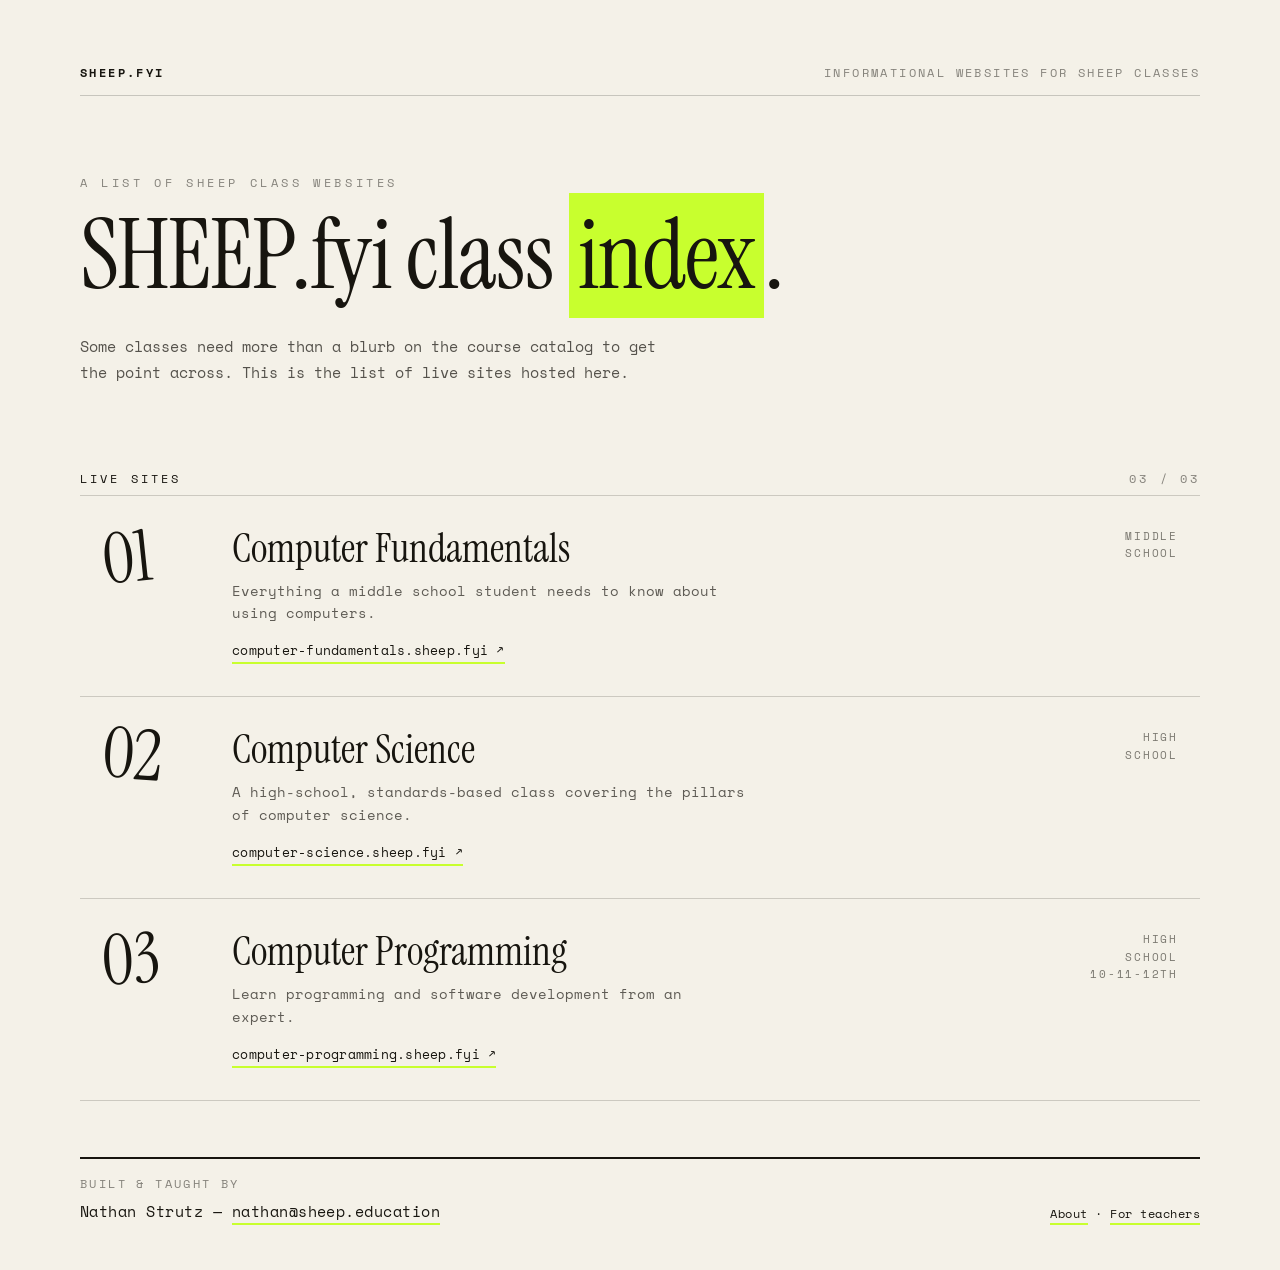
<file: index.html>
<!doctype html>
<html lang="en">
  <head>
    <meta charset="utf-8" />
    <meta name="viewport" content="width=device-width, initial-scale=1" />
    <title>sheep.fyi | SHEEP class sites</title>
    <meta
      name="description"
      content="sheep.fyi hosts the class websites for SHEEP (Summerville Home Education Enriching Programs). A small, fast home for every class site." />
    <link rel="preconnect" href="https://fonts.googleapis.com" />
    <link rel="preconnect" href="https://fonts.gstatic.com" crossorigin />
    <link
      href="https://fonts.googleapis.com/css2?family=Instrument+Serif:ital@0;1&family=Space+Mono:wght@400;700&display=swap"
      rel="stylesheet" />
    <link rel="stylesheet" href="style.css" />
  </head>
  <body>
    <div class="page">
      <div class="topbar">
        <b>sheep.fyi</b>
        <div class="crumb"><span>Informational websites for SHEEP classes</span></div>
      </div>
      <div class="rule"></div>

      <div class="masthead">
        <div class="eyebrow">A list of SHEEP class websites</div>
        <h1>SHEEP.fyi class <span class="hl">index</span>.</h1>
        <p class="lede">
          Some classes need more than a blurb on the course catalog to get the point across. This is the list of live
          sites hosted here.
        </p>
      </div>

      <div class="listhead">
        <div class="label">Live sites</div>
        <div class="count">03 / 03</div>
      </div>

      <div class="rows">
        <a class="row" href="https://computer-fundamentals.sheep.fyi/">
          <div class="num">01</div>
          <div>
            <div class="title">Computer Fundamentals</div>
            <div class="desc">Everything a middle school student needs to know about using computers.</div>
            <div class="url">computer-fundamentals.sheep.fyi ↗</div>
          </div>
          <div class="grade">Middle<br />School</div>
        </a>
        <a class="row" href="https://computer-science.sheep.fyi/">
          <div class="num">02</div>
          <div>
            <div class="title">Computer Science</div>
            <div class="desc">A high-school, standards-based class covering the pillars of computer science.</div>
            <div class="url">computer-science.sheep.fyi ↗</div>
          </div>
          <div class="grade">High<br />School</div>
        </a>
        <a class="row" href="https://computer-programming.sheep.fyi/">
          <div class="num">03</div>
          <div>
            <div class="title">Computer Programming</div>
            <div class="desc">Learn programming and software development from an expert.</div>
            <div class="url">computer-programming.sheep.fyi ↗</div>
          </div>
          <div class="grade">High<br />School<br />10-11-12th</div>
        </a>
      </div>

      <footer>
        <div class="bar"></div>
        <div class="colophon">
          <div>
            <div class="k">Built &amp; taught by</div>
            <div class="who">
              Nathan Strutz &mdash; <a href="mailto:nathan@sheep.education">nathan@sheep.education</a>
            </div>
          </div>
          <div class="nav">
            <div class="links"><a href="about.html">About</a> &middot; <a href="teachers.html">For teachers</a></div>
          </div>
        </div>
      </footer>
    </div>
  </body>
</html>
</file>
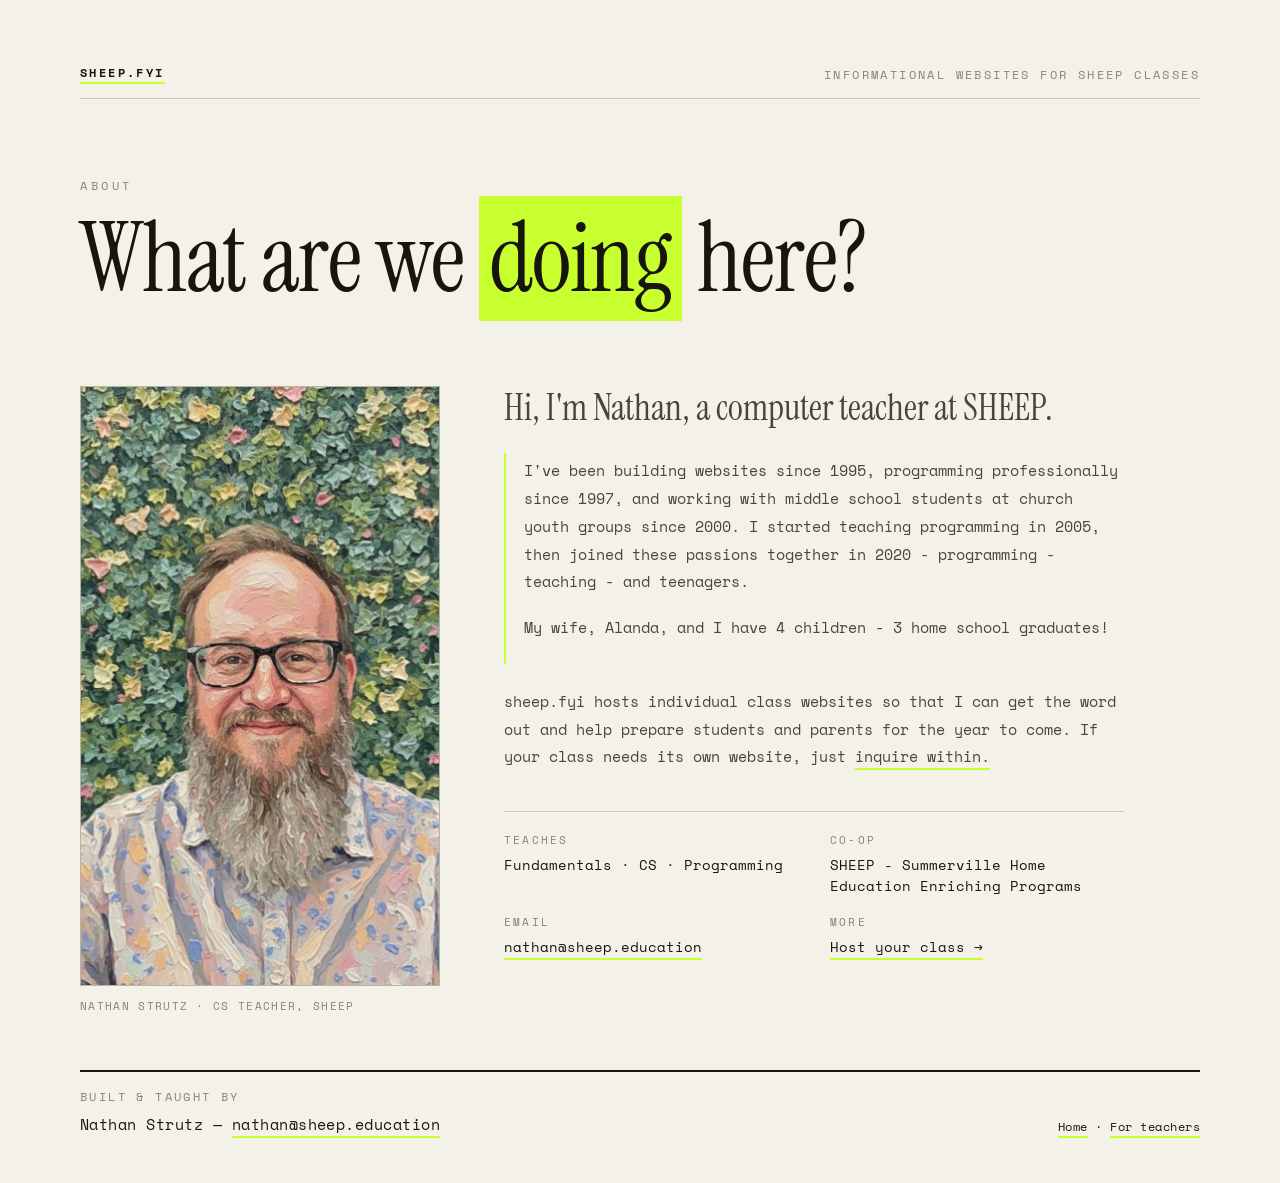
<file: about.html>
<!doctype html>
<html lang="en">
  <head>
    <meta charset="utf-8" />
    <meta name="viewport" content="width=device-width, initial-scale=1" />
    <title>About | sheep.fyi</title>
    <meta name="description" content="About sheep.fyi and the SHEEP class sites" />
    <link rel="preconnect" href="https://fonts.googleapis.com" />
    <link rel="preconnect" href="https://fonts.gstatic.com" crossorigin />
    <link
      href="https://fonts.googleapis.com/css2?family=Instrument+Serif:ital@0;1&family=Space+Mono:wght@400;700&display=swap"
      rel="stylesheet" />
    <link rel="stylesheet" href="style.css" />
  </head>
  <body>
    <div class="page">
      <div class="topbar">
        <a class="home" href="index.html">sheep.fyi</a>
        <div class="crumb"><span>Informational websites for SHEEP classes</span></div>
      </div>
      <div class="rule"></div>

      <div class="masthead">
        <div class="eyebrow">About</div>
        <h1>What are we <span class="hl">doing</span> here?</h1>
      </div>

      <div class="body">
        <div>
          <img class="photo" src="./i/nathan.jpg" alt="Nathan Strutz" width="480" height="600" />
          <div class="caption">Nathan Strutz · CS teacher, SHEEP</div>
        </div>

        <div class="prose">
          <p class="kick">Hi, I'm Nathan, a computer teacher at SHEEP.</p>

          <section>
            <p>
              I've been building websites since 1995, programming professionally since 1997, and working with middle
              school students at church youth groups since 2000. I started teaching programming in 2005, then joined
              these passions together in 2020 - programming - teaching - and teenagers.
            </p>
            <p>My wife, Alanda, and I have 4 children - 3 home school graduates!</p>
          </section>

          <p style="margin-top: 24px">
            sheep.fyi hosts individual class websites so that I can get the word out and help prepare students and
            parents for the year to come. If your class needs its own website, just
            <a href="teachers.html">inquire within.</a>
          </p>

          <div class="facts">
            <div class="fact">
              <div class="k">Teaches</div>
              <div class="v">Fundamentals &middot; CS &middot; Programming</div>
            </div>
            <div class="fact">
              <div class="k">Co-op</div>
              <div class="v">SHEEP - Summerville Home Education Enriching Programs</div>
            </div>
            <div class="fact">
              <div class="k">Email</div>
              <div class="v"><a href="mailto:nathan@sheep.education">nathan@sheep.education</a></div>
            </div>
            <div class="fact">
              <div class="k">More</div>
              <div class="v"><a href="teachers.html">Host your class →</a></div>
            </div>
          </div>
        </div>
      </div>

      <footer>
        <div class="bar"></div>
        <div class="colophon">
          <div>
            <div class="k">Built &amp; taught by</div>
            <div class="who">
              Nathan Strutz &mdash; <a href="mailto:nathan@sheep.education">nathan@sheep.education</a>
            </div>
          </div>
          <div class="nav">
            <div class="links"><a href="index.html">Home</a> &middot; <a href="teachers.html">For teachers</a></div>
          </div>
        </div>
      </footer>
    </div>
  </body>
</html>
</file>
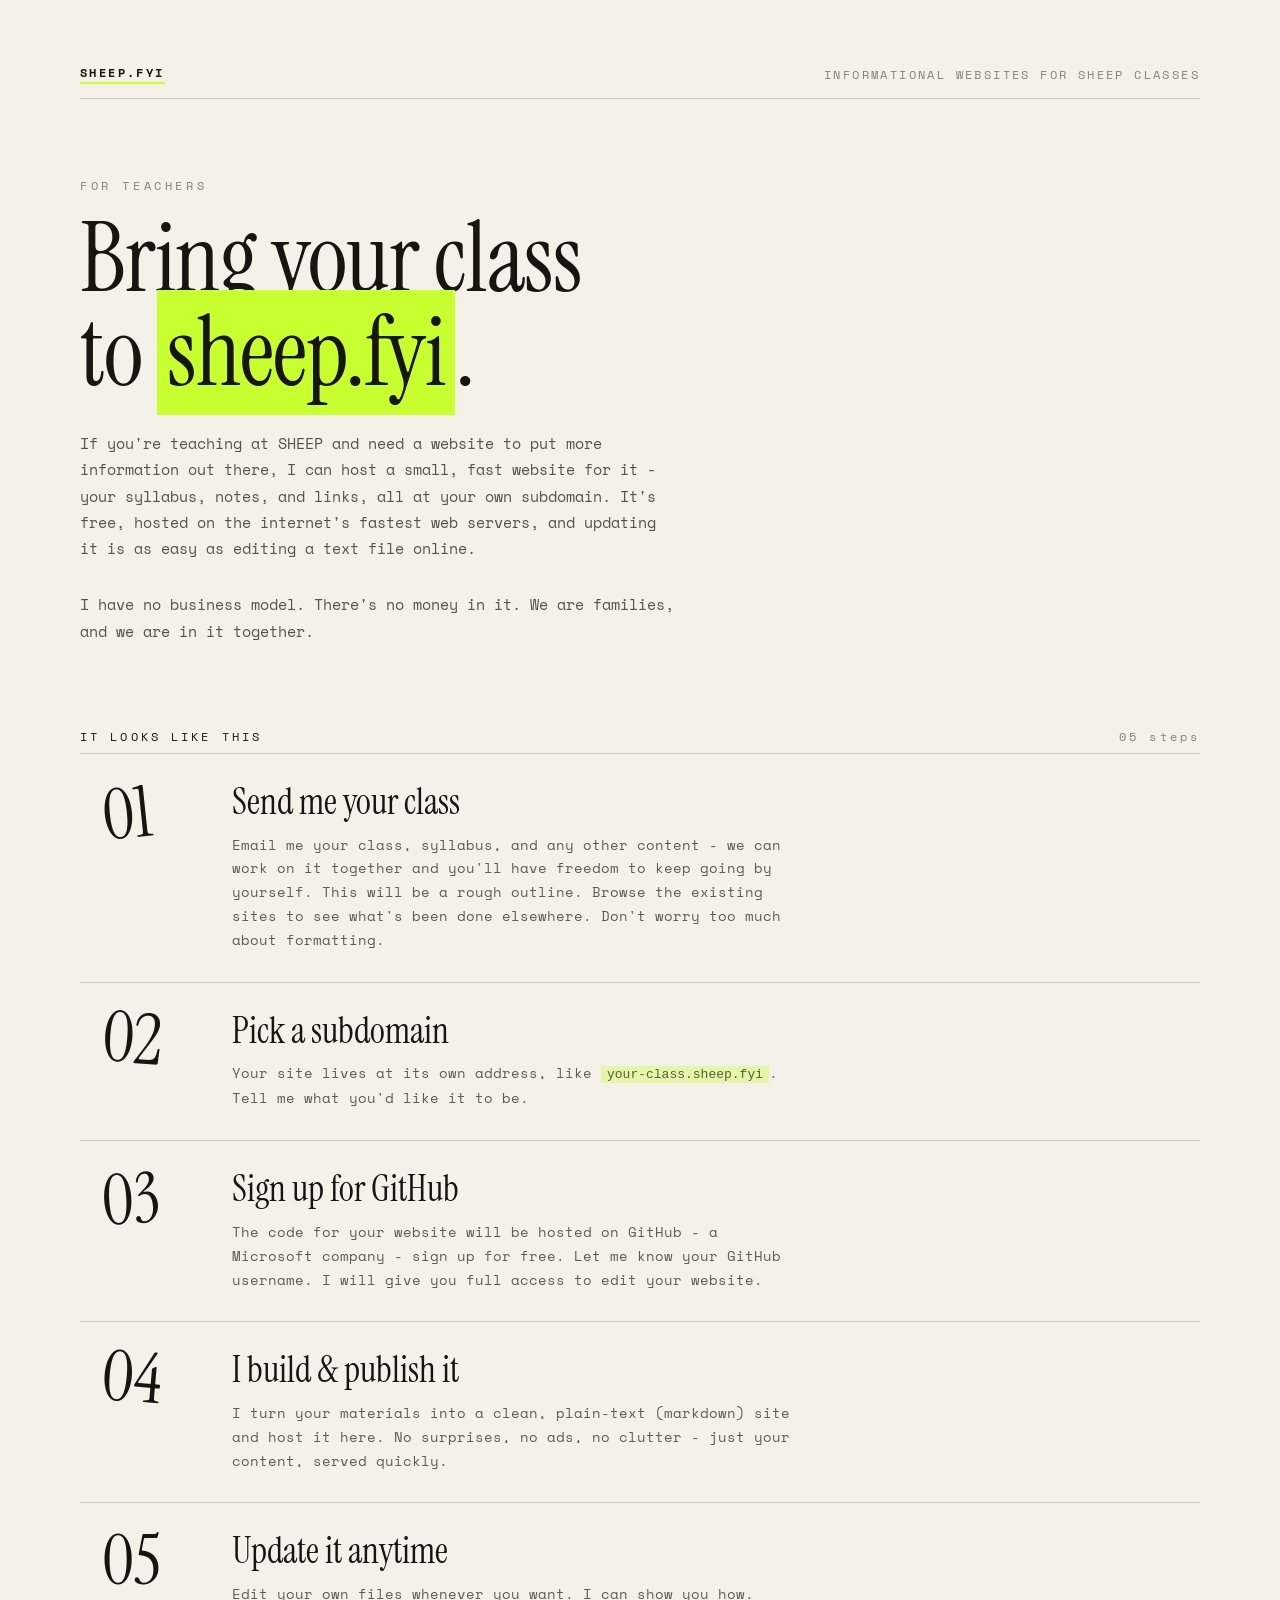
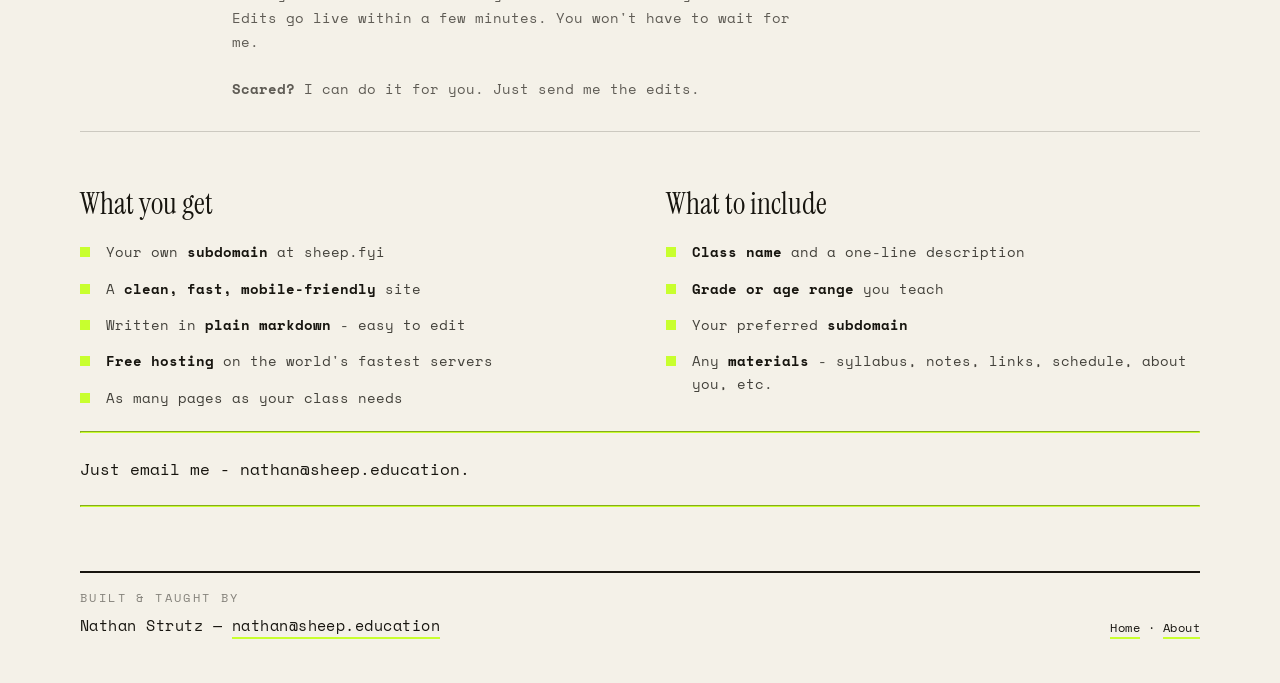
<file: teachers.html>
<!doctype html>
<html lang="en">
  <head>
    <meta charset="utf-8" />
    <meta name="viewport" content="width=device-width, initial-scale=1" />
    <title>For Teachers | sheep.fyi</title>
    <meta name="description" content="Host your SHEEP class website at sheep.fyi" />
    <link rel="preconnect" href="https://fonts.googleapis.com" />
    <link rel="preconnect" href="https://fonts.gstatic.com" crossorigin />
    <link
      href="https://fonts.googleapis.com/css2?family=Instrument+Serif:ital@0;1&family=Space+Mono:wght@400;700&display=swap"
      rel="stylesheet" />
    <link rel="stylesheet" href="style.css" />
  </head>
  <body>
    <div class="page">
      <div class="topbar">
        <a class="home" href="index.html">sheep.fyi</a>
        <div class="crumb"><span>Informational websites for SHEEP classes</span></div>
      </div>
      <div class="rule"></div>

      <div class="masthead">
        <div class="eyebrow">For teachers</div>
        <h1>Bring your class<br />to <span class="hl">sheep.fyi</span>.</h1>
        <p class="lede">
          If you're teaching at SHEEP and need a website to put more information out there, I can host a small, fast
          website for it - your syllabus, notes, and links, all at your own subdomain. It's free, hosted on the
          internet's fastest web servers, and updating it is as easy as editing a text file online.
        </p>
        <p class="lede">
          I have no business model. There's no money in it. We are families, and we are in it together.
        </p>
      </div>

      <div class="sechead">
        <div class="label">It looks like this</div>
        <div class="meta">05 steps</div>
      </div>
      <div class="steps">
        <div class="step">
          <div class="num">01</div>
          <div>
            <div class="title">Send me your class</div>
            <div class="desc">
              Email me your class, syllabus, and any other content - we can work on it together and you'll have freedom
              to keep going by yourself. This will be a rough outline. Browse the existing sites to see what's been done
              elsewhere. Don't worry too much about formatting.
            </div>
          </div>
        </div>
        <div class="step">
          <div class="num">02</div>
          <div>
            <div class="title">Pick a subdomain</div>
            <div class="desc">
              Your site lives at its own address, like <code>your-class.sheep.fyi</code>. Tell me what you'd like it to
              be.
            </div>
          </div>
        </div>
        <div class="step">
          <div class="num">03</div>
          <div>
            <div class="title">Sign up for GitHub</div>
            <div class="desc">
              The code for your website will be hosted on <a href="https://www.github.com/">GitHub</a> - a Microsoft
              company - sign up for free. Let me know your GitHub username. I will give you full access to edit your
              website.
            </div>
          </div>
        </div>
        <div class="step">
          <div class="num">04</div>
          <div>
            <div class="title">I build &amp; publish it</div>
            <div class="desc">
              I turn your materials into a clean, plain-text (markdown) site and host it here. No surprises, no ads, no
              clutter - just your content, served quickly.
            </div>
          </div>
        </div>
        <div class="step">
          <div class="num">05</div>
          <div>
            <div class="title">Update it anytime</div>
            <div class="desc">
              Edit your own files whenever you want. I can show you how. Edits go live within a few minutes. You won't
              have to wait for me.
              <br /><br />
              <strong>Scared?</strong> I can do it for you. Just send me the edits.
            </div>
          </div>
        </div>
      </div>

      <div class="cols">
        <div class="col">
          <h3>What you get</h3>
          <ul class="checklist">
            <li>Your own <b>subdomain</b> at sheep.fyi</li>
            <li>A <b>clean, fast, mobile-friendly</b> site</li>
            <li>Written in <b>plain markdown</b> - easy to edit</li>
            <li><b>Free hosting</b> on the world's fastest servers</li>
            <li>As many pages as your class needs</li>
          </ul>
        </div>
        <div class="col">
          <h3>What to include</h3>
          <ul class="checklist">
            <li><b>Class name</b> and a one-line description</li>
            <li><b>Grade or age range</b> you teach</li>
            <li>Your preferred <b>subdomain</b></li>
            <li>Any <b>materials</b> - syllabus, notes, links, schedule, about you, etc.</li>
          </ul>
        </div>
      </div>

      <hr />
      <p>Just email me - <a href="mailto:nathan@sheep.education">nathan@sheep.education</a>.</p>
      <hr />

      <footer>
        <div class="bar"></div>
        <div class="colophon">
          <div>
            <div class="k">Built &amp; taught by</div>
            <div class="who">
              Nathan Strutz &mdash; <a href="mailto:nathan@sheep.education">nathan@sheep.education</a>
            </div>
          </div>
          <div class="nav">
            <div class="links"><a href="index.html">Home</a> &middot; <a href="about.html">About</a></div>
          </div>
        </div>
      </footer>
    </div>
  </body>
</html>
</file>
<file: style.css>
:root {
  --bg: #f4f1e8;
  --ink: #17150f;
  --accent: #c8ff2e;
}

* { box-sizing: border-box; }
html, body { margin: 0; }
body {
  background: var(--bg);
  color: var(--ink);
  font-family: 'Space Mono', monospace;
  display: flex;
  justify-content: center;
  padding: clamp(28px, 5vw, 72px) clamp(24px, 5vw, 76px) 48px;
  min-height: 100vh;
}
a { color: inherit; text-decoration: none; }
a:hover { opacity: .85; }
::selection { background: var(--accent); color: var(--ink); }

hr { border-color: var(--accent); width:100%; }

.page { width: 100%; max-width: 1120px; display: flex; flex-direction: column; min-height: calc(100vh - 96px); }

/* ---------- topbar ---------- */
.topbar { display: flex; justify-content: space-between; align-items: center; font-size: 12px; letter-spacing: .2em; text-transform: uppercase; gap: 16px; }
.topbar b { font-weight: 700; }
.topbar span { color: color-mix(in srgb, var(--ink) 50%, transparent); text-align: right; }
.topbar a.home { font-weight: 700; border-bottom: 2px solid var(--accent); padding-bottom: 1px; }
.topbar .crumb span { text-align: left; }
.rule { height: 1px; background: color-mix(in srgb, var(--ink) 20%, transparent); margin-top: 14px; }

/* ---------- masthead ---------- */
.masthead { margin-top: clamp(48px, 7vw, 78px); }
.eyebrow { font-size: 12px; letter-spacing: .3em; text-transform: uppercase; color: color-mix(in srgb, var(--ink) 50%, transparent); }
h1 { font-family: 'Instrument Serif', serif; font-weight: 400; font-size: clamp(50px, 8.6vw, 96px); line-height: .98; letter-spacing: -.01em; margin: 18px 0 0; }
h1 .hl {
  background: var(--accent);
  padding: 0 .1em;
  box-decoration-break: clone;
  -webkit-box-decoration-break: clone;
}
.lede { font-size: 15px; line-height: 1.75; color: color-mix(in srgb, var(--ink) 72%, transparent); max-width: 600px; margin: 30px 0 0; }

/* ---------- section headers (index list / teachers steps) ---------- */
.listhead, .sechead { margin-top: clamp(52px, 8vw, 84px); display: flex; align-items: baseline; justify-content: space-between; gap: 16px; }
.listhead .label, .sechead .label { font-size: 12px; letter-spacing: .26em; text-transform: uppercase; }
.listhead .count, .sechead .meta { font-size: 12px; letter-spacing: .26em; color: color-mix(in srgb, var(--ink) 50%, transparent); }

/* ---------- index rows ---------- */
.rows { margin-top: 8px; }
.row {
  display: grid;
  grid-template-columns: 100px 1fr auto;
  gap: clamp(16px, 3vw, 30px);
  align-items: start;
  padding: 32px 22px;
  border-top: 1px solid color-mix(in srgb, var(--ink) 18%, transparent);
  transition: background .18s;
}
.row:last-child { border-bottom: 1px solid color-mix(in srgb, var(--ink) 18%, transparent); }
.row:hover { background: color-mix(in srgb, var(--accent) 20%, transparent); }
.row .num { font-family: 'Instrument Serif', serif; font-size: 70px; line-height: .8; }
.row:nth-child(1) .num { transform: rotate(-6deg); }
.row:nth-child(2) .num { transform: rotate(4deg); }
.row:nth-child(3) .num { transform: rotate(-3deg); }
.row .title { font-family: 'Instrument Serif', serif; font-size: clamp(30px, 4vw, 40px); line-height: 1; }
.row .desc { font-size: 14px; line-height: 1.6; color: color-mix(in srgb, var(--ink) 68%, transparent); margin-top: 12px; max-width: 520px; }
.row .url { font-size: 13px; margin-top: 16px; letter-spacing: .02em; border-bottom: 2px solid var(--accent); display: inline-block; padding-bottom: 2px; }
.row .grade { font-size: 11px; letter-spacing: .16em; text-transform: uppercase; text-align: right; color: color-mix(in srgb, var(--ink) 55%, transparent); line-height: 1.6; }

/* ---------- about: photo + prose ---------- */
.body { margin-top: clamp(52px, 8vw, 80px); display: grid; grid-template-columns: 360px 1fr; gap: clamp(32px, 5vw, 64px); align-items: start; }
@media (max-width: 800px) { .body { grid-template-columns: 1fr; } }

.photo {
  aspect-ratio: 4 / 5;
  width: 100%;
  object-fit: cover;
  display: block;
  border: 1px solid color-mix(in srgb, var(--ink) 28%, transparent);
}
.caption { margin-top: 12px; font-size: 11px; letter-spacing: .12em; text-transform: uppercase; color: color-mix(in srgb, var(--ink) 50%, transparent); }

.prose { max-width: 620px; }
.prose .kick { font-family: 'Instrument Serif', serif; font-size: clamp(26px, 3.6vw, 36px); line-height: 1.2; margin: 0 0 24px; }
.prose p { font-size: 15px; line-height: 1.85; color: color-mix(in srgb, var(--ink) 78%, transparent); margin: 0 0 18px; }
.prose section {
  border-left: 2px solid var(--accent);
  padding: 4px 0 4px 18px;
  color: color-mix(in srgb, var(--ink) 50%, transparent);
  font-size: 13px;
  line-height: 1.7;
}
.prose section b { color: var(--ink); }
.prose a { border-bottom: 2px solid var(--accent); padding-bottom: 1px; }

.facts { margin-top: 40px; border-top: 1px solid color-mix(in srgb, var(--ink) 18%, transparent); padding-top: 20px; display: grid; grid-template-columns: 1fr 1fr; gap: 18px 32px; }
.fact .k { font-size: 11px; letter-spacing: .2em; text-transform: uppercase; color: color-mix(in srgb, var(--ink) 50%, transparent); }
.fact .v { margin-top: 6px; font-size: 14px; }
.fact a { border-bottom: 2px solid var(--accent); padding-bottom: 1px; }

/* ---------- teachers: steps, columns, cta ---------- */
.steps { margin-top: 8px; }
.step {
  display: grid;
  grid-template-columns: 100px 1fr;
  gap: clamp(16px, 3vw, 30px);
  align-items: start;
  padding: 30px 22px;
  border-top: 1px solid color-mix(in srgb, var(--ink) 18%, transparent);
}
.steps .step:last-child { border-bottom: 1px solid color-mix(in srgb, var(--ink) 18%, transparent); }
.step .num { font-family: 'Instrument Serif', serif; font-size: 70px; line-height: .8; }
.step:nth-child(1) .num { transform: rotate(-6deg); }
.step:nth-child(2) .num { transform: rotate(4deg); }
.step:nth-child(3) .num { transform: rotate(-3deg); }
.step:nth-child(4) .num { transform: rotate(5deg); }
.step .title { font-family: 'Instrument Serif', serif; font-size: clamp(26px, 3.6vw, 36px); line-height: 1.02; }
.step .desc { font-size: 14px; line-height: 1.7; color: color-mix(in srgb, var(--ink) 68%, transparent); margin-top: 12px; max-width: 560px; }
.step .desc code { background: color-mix(in srgb, var(--accent) 35%, transparent); padding: 1px 6px; font-size: 13px; }

.cols { margin-top: clamp(36px, 5vw, 52px); display: grid; grid-template-columns: 1fr 1fr; gap: clamp(28px, 4vw, 56px); }
@media (max-width: 720px) { .cols { grid-template-columns: 1fr; } }
.col h3 { font-family: 'Instrument Serif', serif; font-weight: 400; font-size: 30px; margin: 0 0 18px; }
.checklist { list-style: none; margin: 0; padding: 0; }
.checklist li { position: relative; padding: 0 0 14px 26px; font-size: 14px; line-height: 1.6; color: color-mix(in srgb, var(--ink) 80%, transparent); }
.checklist li::before { content: ""; position: absolute; left: 0; top: 6px; width: 10px; height: 10px; background: var(--accent); }
.checklist li b { color: var(--ink); }

/* Call To Action */
.cta { margin-top: clamp(44px, 6vw, 68px); border: 2px solid var(--ink); padding: clamp(28px, 4vw, 44px); }
.cta .k { font-size: 12px; letter-spacing: .26em; text-transform: uppercase; color: color-mix(in srgb, var(--ink) 50%, transparent); }
.cta h2 { font-family: 'Instrument Serif', serif; font-weight: 400; font-size: clamp(34px, 5vw, 52px); line-height: 1.02; margin: 14px 0 0; }
.cta p { font-size: 14px; line-height: 1.75; color: color-mix(in srgb, var(--ink) 72%, transparent); max-width: 560px; margin: 18px 0 0; }
.cta .actions { margin-top: 28px; display: flex; flex-wrap: wrap; gap: 14px 28px; align-items: center; }
.cta .btn { background: var(--ink); color: var(--bg); font-size: 13px; letter-spacing: .1em; text-transform: uppercase; padding: 14px 22px; display: inline-flex; align-items: center; gap: 10px; }
.cta .btn:hover { opacity: 1; box-shadow: 5px 5px 0 var(--accent); }
.cta .or { font-size: 13px; color: color-mix(in srgb, var(--ink) 60%, transparent); }
.cta .or a { border-bottom: 2px solid var(--accent); padding-bottom: 1px; }

/* ---------- footer ---------- */
footer { margin-top: auto; padding-top: 56px; }
footer .bar { height: 2px; background: var(--ink); }
.colophon { display: flex; flex-wrap: wrap; gap: 24px; justify-content: space-between; align-items: flex-end; margin-top: 16px; font-size: 12px; letter-spacing: .04em; }
.colophon .k { text-transform: uppercase; letter-spacing: .2em; color: color-mix(in srgb, var(--ink) 50%, transparent); }
.colophon .who { margin-top: 8px; font-size: 15px; }
.colophon a { border-bottom: 2px solid var(--accent); padding-bottom: 1px; }
.colophon .nav { text-align: right; color: color-mix(in srgb, var(--ink) 50%, transparent); }
.colophon .nav .links { color: var(--ink); }

/* ---------- responsive ---------- */
@media (max-width: 640px) {
  .topbar { flex-wrap: wrap; }
  .topbar span, .topbar .crumb { text-align: left; flex-basis: 100%; }
  .row { grid-template-columns: 56px 1fr; gap: 4px 16px; padding: 26px 4px; }
  .row .num { font-size: 46px; }
  .row .grade { text-align: left; margin-top: 4px; }
  .step { grid-template-columns: 56px 1fr; gap: 4px 16px; padding: 26px 4px; }
  .step .num { font-size: 46px; }
  .facts { grid-template-columns: 1fr; }
  .colophon .nav { text-align: left; }
}
</file>
